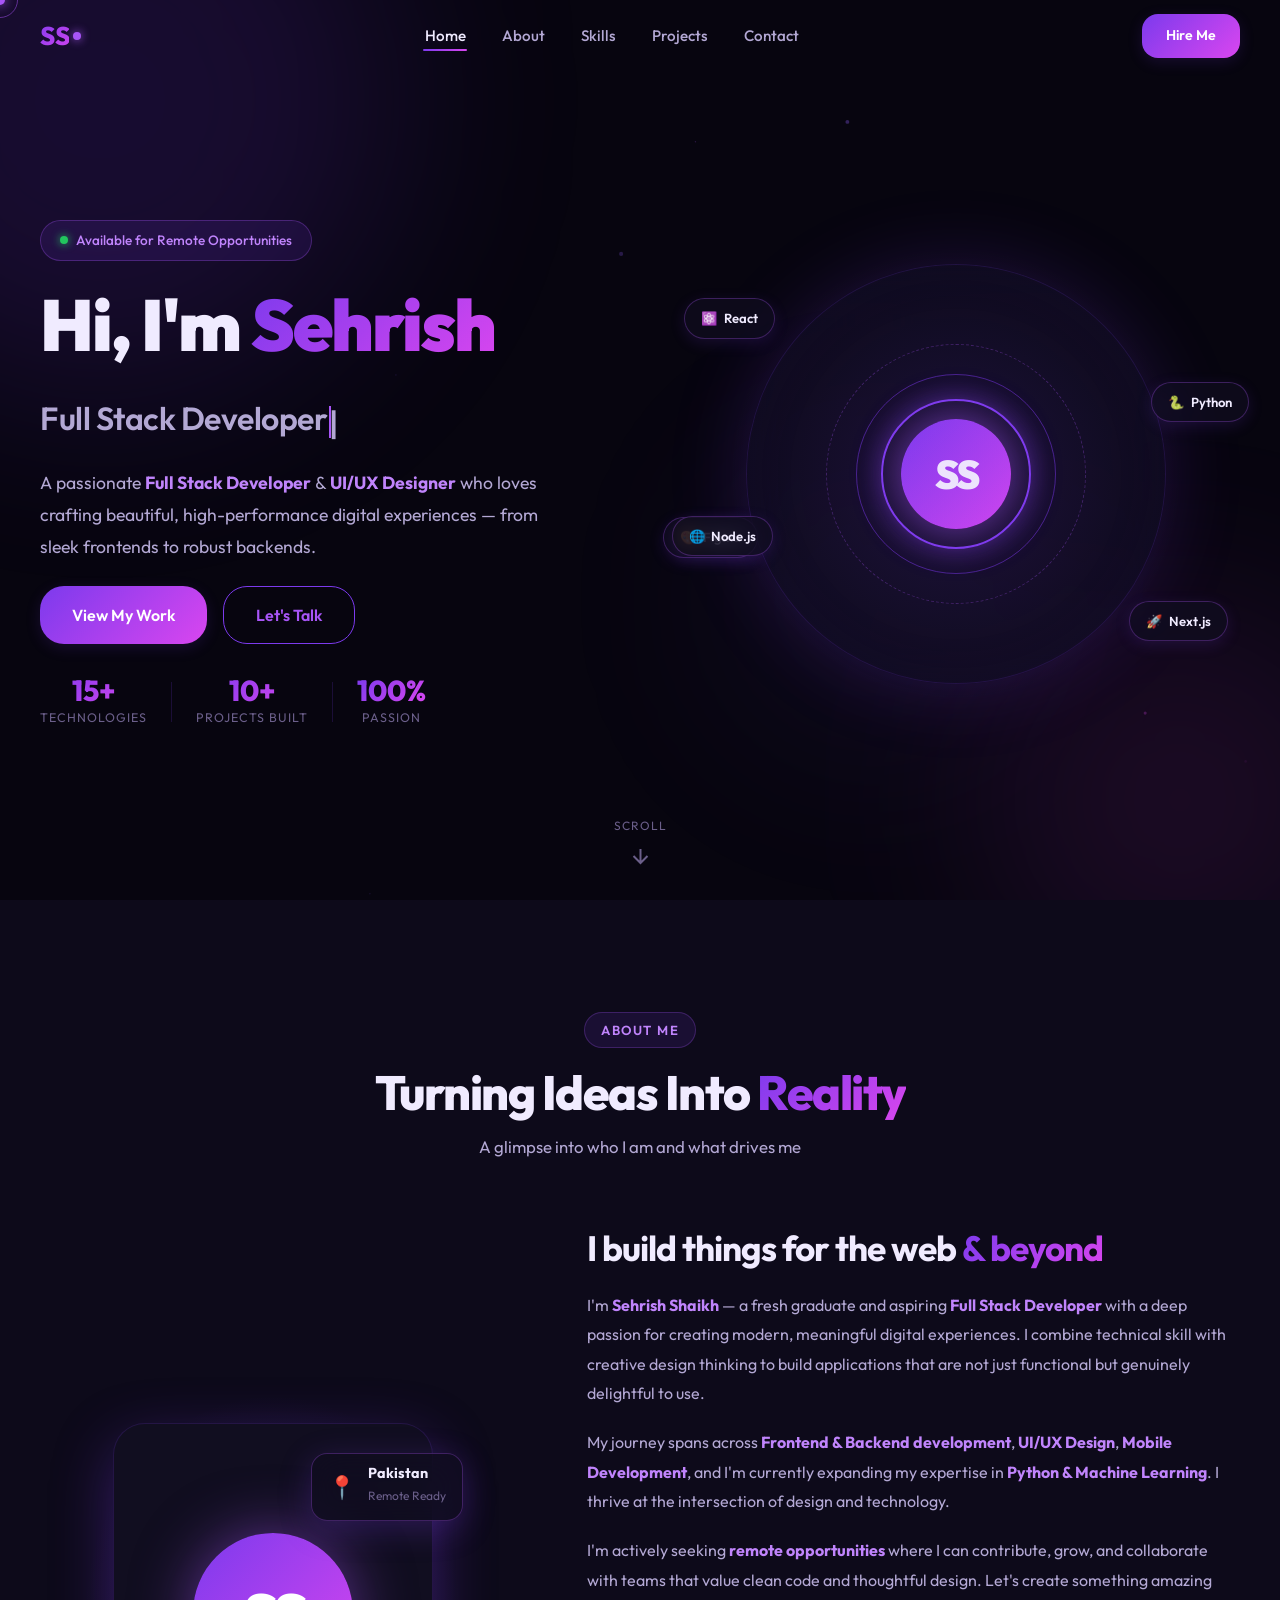
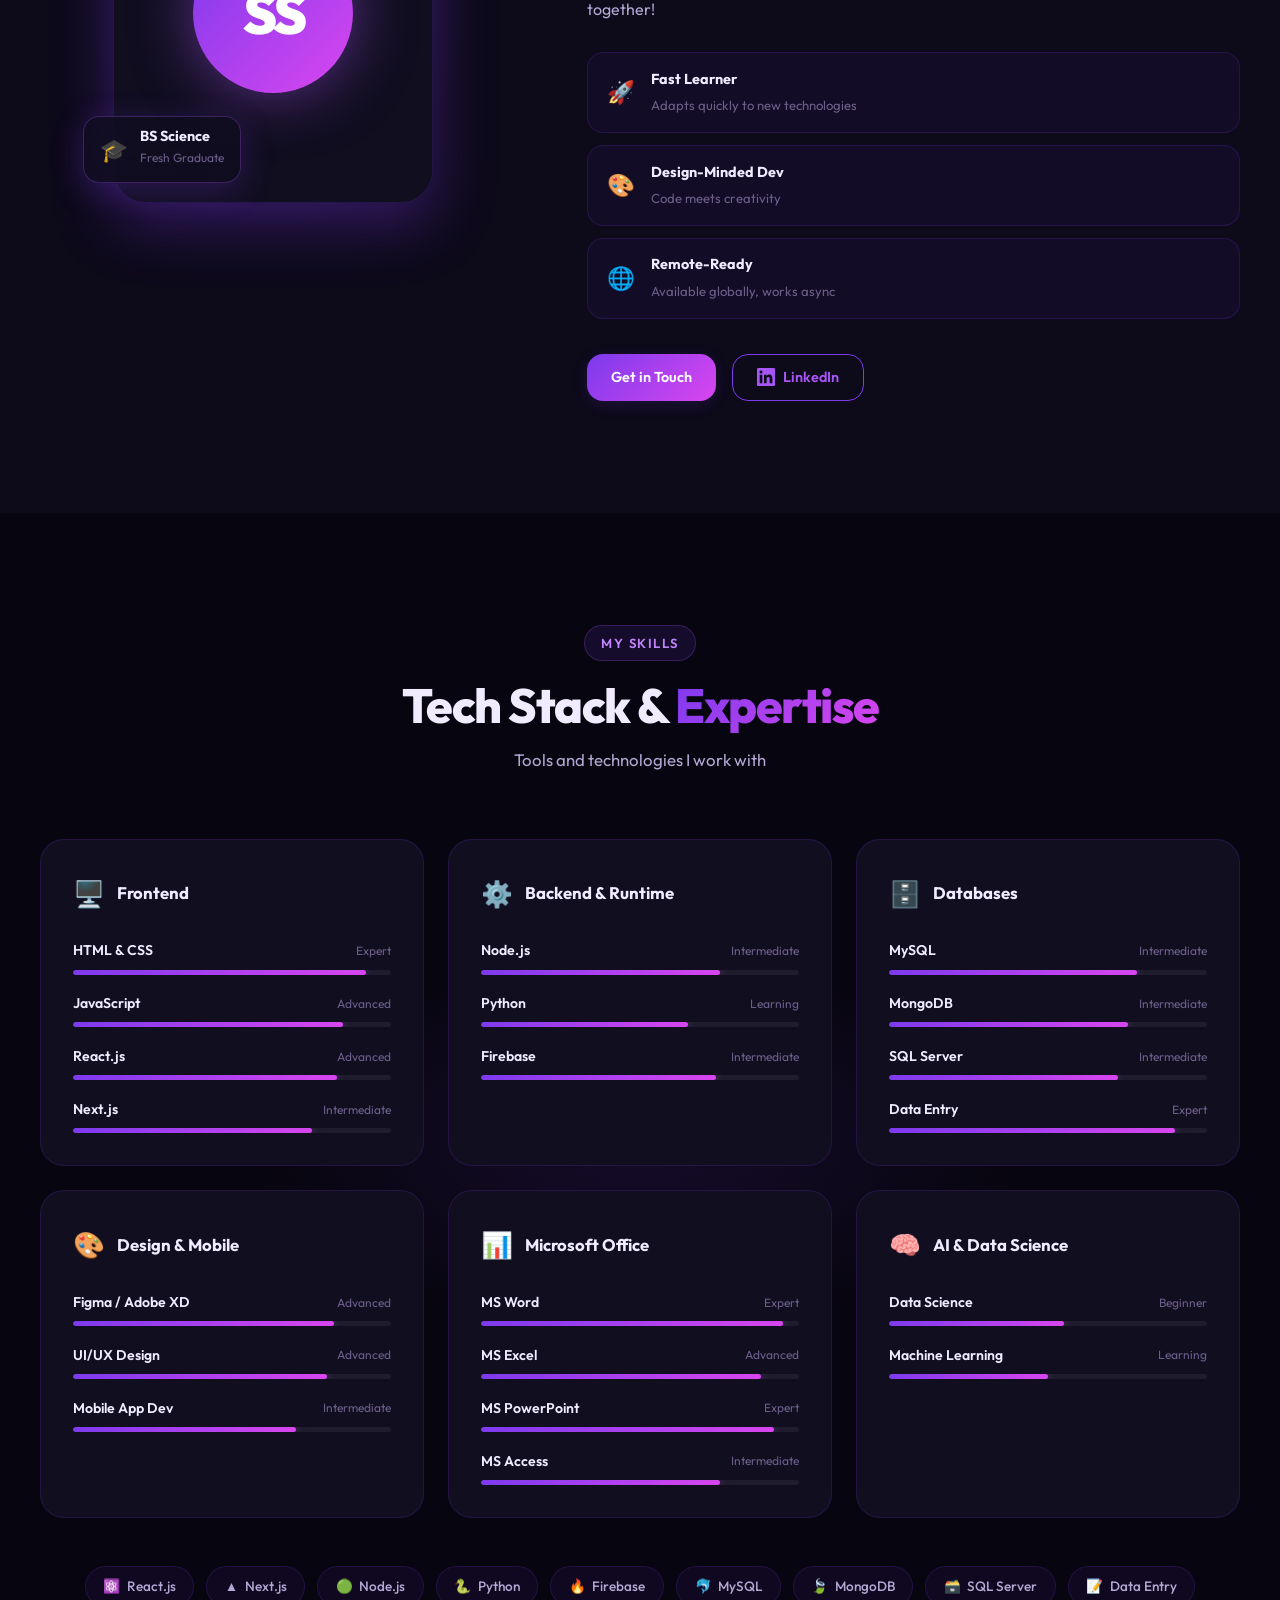
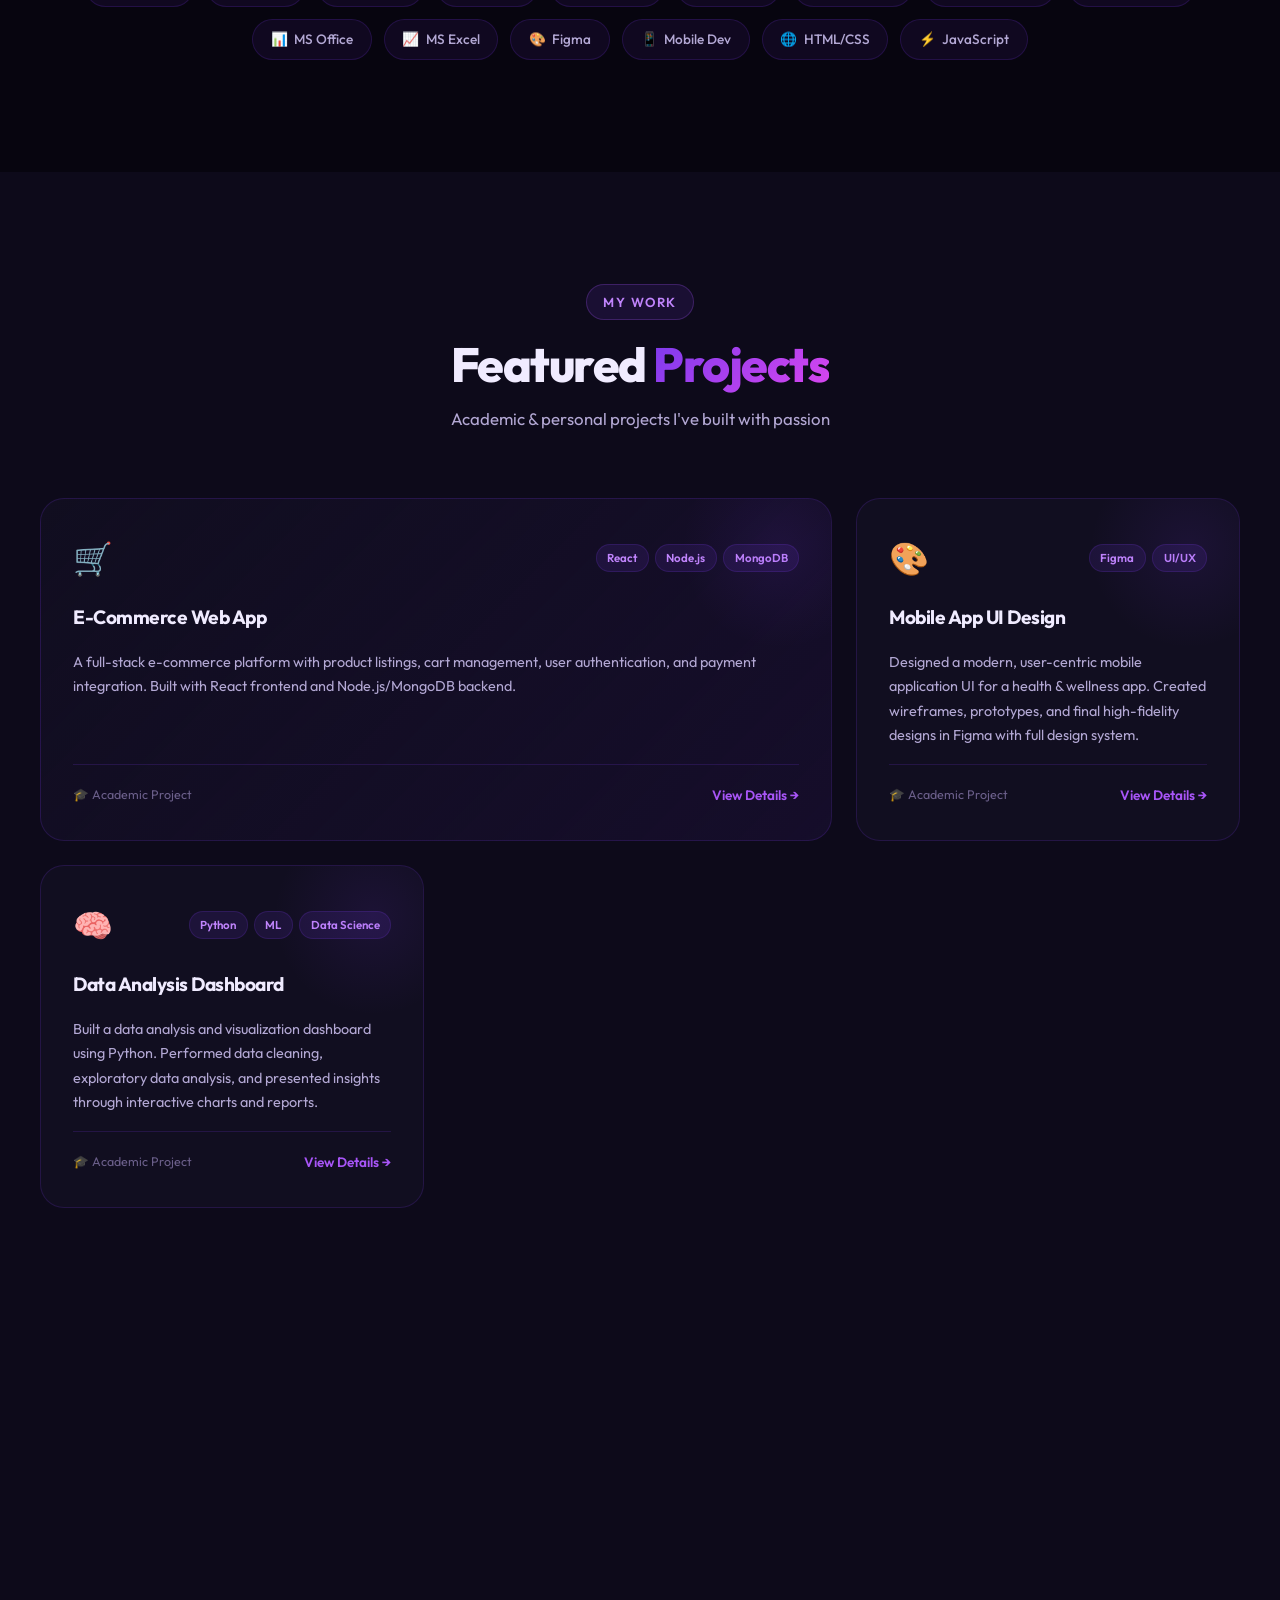
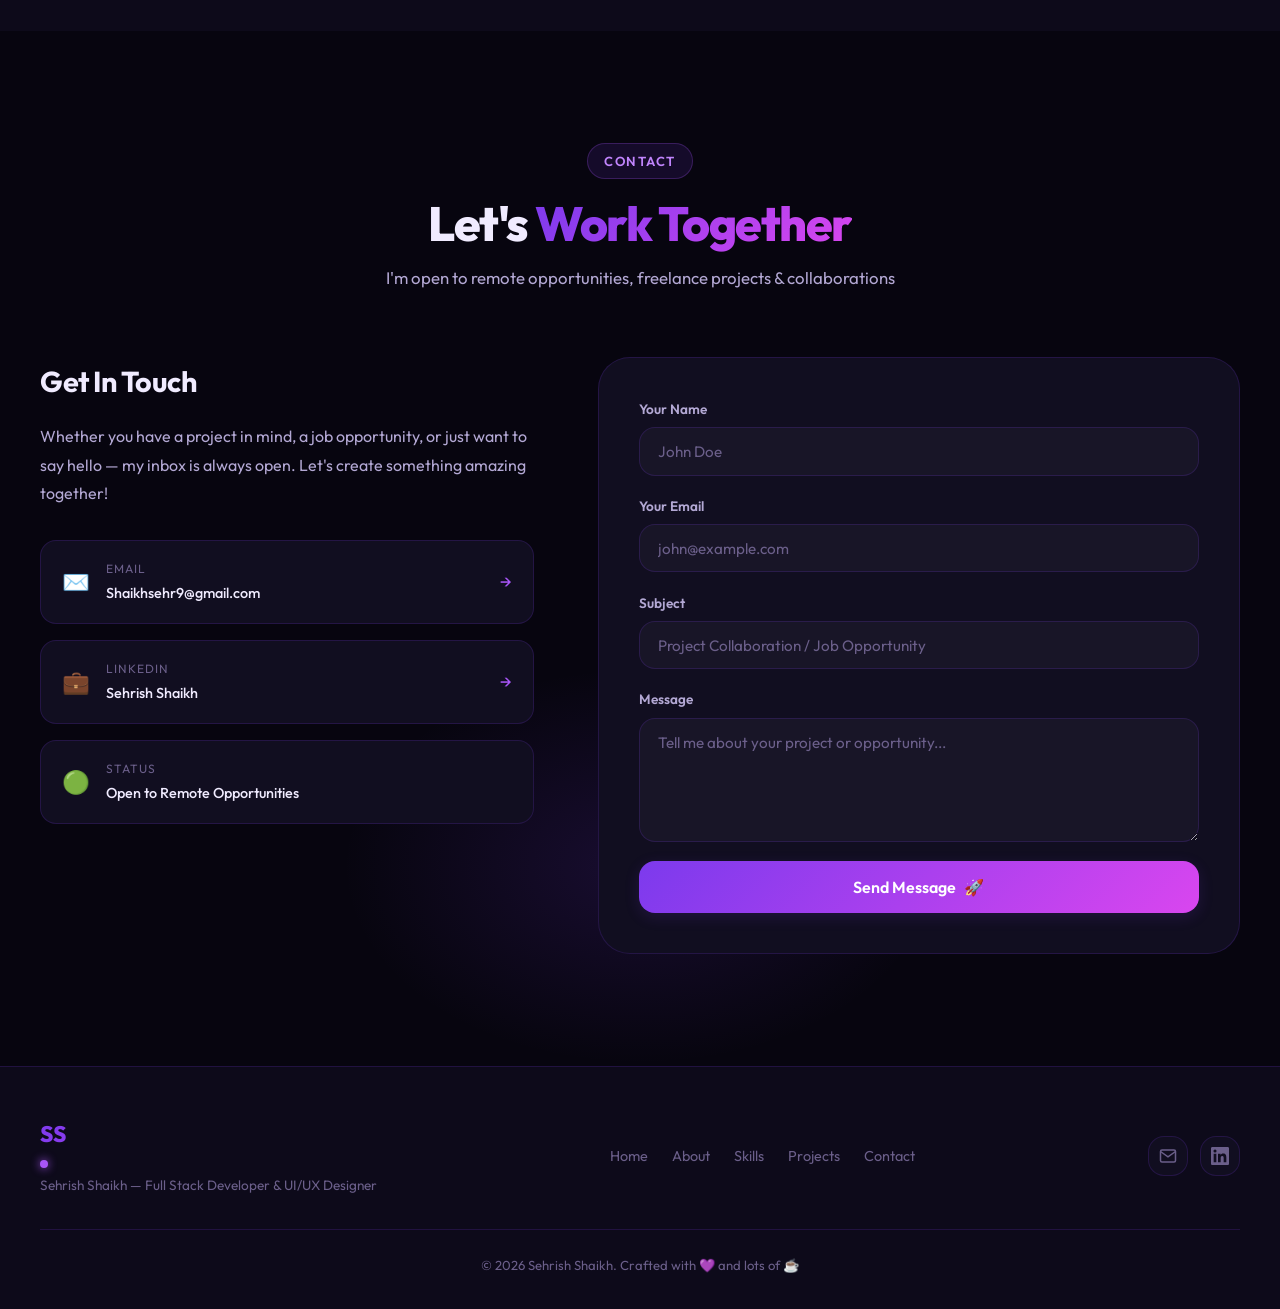
<file: index.html>
<!DOCTYPE html>
<html lang="en">
<head>
  <meta charset="UTF-8" />
  <meta name="viewport" content="width=device-width, initial-scale=1.0" />
  <meta name="description" content="Sehrish Shaikh — Full Stack Developer, UI/UX Designer & Software Engineer. Fresh graduate open to remote opportunities. Passionate about building modern web & mobile applications." />
  <meta name="keywords" content="Sehrish Shaikh, Full Stack Developer, Frontend Developer, UI/UX Designer, React, Python, Portfolio" />
  <title>Sehrish Shaikh | Full Stack Developer & UI/UX Designer</title>
  <link rel="preconnect" href="https://fonts.googleapis.com" />
  <link rel="preconnect" href="https://fonts.gstatic.com" crossorigin />
  <link href="https://fonts.googleapis.com/css2?family=Outfit:wght@300;400;500;600;700;800;900&family=Space+Grotesk:wght@300;400;500;600;700&display=swap" rel="stylesheet" />
  <link rel="stylesheet" href="style.css" />
</head>
<body>

  <!-- ========== CURSOR ========== -->
  <div class="cursor" id="cursor"></div>
  <div class="cursor-follower" id="cursorFollower"></div>

  <!-- ========== PARTICLES ========== -->
  <canvas id="particleCanvas"></canvas>

  <!-- ========== NAVBAR ========== -->
  <nav class="navbar" id="navbar">
    <div class="nav-container">
      <a href="#home" class="nav-logo">
        <span class="logo-text">SS</span>
        <span class="logo-dot"></span>
      </a>
      <ul class="nav-links" id="navLinks">
        <li><a href="#home" class="nav-link active" id="nav-home">Home</a></li>
        <li><a href="#about" class="nav-link" id="nav-about">About</a></li>
        <li><a href="#skills" class="nav-link" id="nav-skills">Skills</a></li>
        <li><a href="#projects" class="nav-link" id="nav-projects">Projects</a></li>
        <li><a href="#contact" class="nav-link" id="nav-contact">Contact</a></li>
      </ul>
      <a href="#contact" class="btn btn-primary nav-cta" id="navCta">Hire Me</a>
      <button class="hamburger" id="hamburger" aria-label="Toggle menu">
        <span></span><span></span><span></span>
      </button>
    </div>
  </nav>

  <!-- ========== HERO ========== -->
  <section class="hero" id="home">
    <div class="hero-bg-glow glow-1"></div>
    <div class="hero-bg-glow glow-2"></div>
    <div class="hero-bg-glow glow-3"></div>

    <div class="hero-container">
      <div class="hero-content">
        <div class="hero-badge" id="heroBadge">
          <span class="badge-dot"></span>
          Available for Remote Opportunities
        </div>
        <h1 class="hero-title" id="heroTitle">
          Hi, I'm <span class="gradient-text">Sehrish</span><br/>
          <span class="typed-wrapper">
            <span class="typed-text" id="typedText"></span><span class="typed-cursor">|</span>
          </span>
        </h1>
        <p class="hero-subtitle" id="heroSubtitle">
          A passionate <strong>Full Stack Developer</strong> &amp; <strong>UI/UX Designer</strong> who loves crafting beautiful, high-performance digital experiences — from sleek frontends to robust backends.
        </p>
        <div class="hero-actions" id="heroActions">
          <a href="#projects" class="btn btn-primary btn-lg" id="heroViewWork">View My Work</a>
          <a href="#contact" class="btn btn-outline btn-lg" id="heroContact">Let's Talk</a>
        </div>
        <div class="hero-stats" id="heroStats">
          <div class="stat">
            <span class="stat-num">15+</span>
            <span class="stat-label">Technologies</span>
          </div>
          <div class="stat-divider"></div>
          <div class="stat">
            <span class="stat-num">10+</span>
            <span class="stat-label">Projects Built</span>
          </div>
          <div class="stat-divider"></div>
          <div class="stat">
            <span class="stat-num">100%</span>
            <span class="stat-label">Passion</span>
          </div>
        </div>
      </div>

      <div class="hero-visual" id="heroVisual">
        <div class="hero-card-wrapper">
          <div class="hero-card">
            <div class="card-glow"></div>
            <div class="avatar-ring outer-ring">
              <div class="avatar-ring middle-ring">
                <div class="avatar-ring inner-ring">
                  <div class="avatar-core">
                    <span class="avatar-initials">SS</span>
                  </div>
                </div>
              </div>
            </div>
            <div class="floating-chip chip-1">
              <span class="chip-icon">⚛️</span> React
            </div>
            <div class="floating-chip chip-2">
              <span class="chip-icon">🐍</span> Python
            </div>
            <div class="floating-chip chip-3">
              <span class="chip-icon">🎨</span> Figma
            </div>
            <div class="floating-chip chip-4">
              <span class="chip-icon">🚀</span> Next.js
            </div>
            <div class="floating-chip chip-5">
              <span class="chip-icon">🌐</span> Node.js
            </div>
          </div>
        </div>
      </div>
    </div>

    <a href="#about" class="scroll-indicator" id="scrollIndicator">
      <span>Scroll</span>
      <div class="scroll-arrow">
        <svg viewBox="0 0 24 24" fill="none" stroke="currentColor" stroke-width="2">
          <path d="M12 5v14M5 12l7 7 7-7"/>
        </svg>
      </div>
    </a>
  </section>

  <!-- ========== ABOUT ========== -->
  <section class="section about" id="about">
    <div class="container">
      <div class="section-header">
        <span class="section-tag">About Me</span>
        <h2 class="section-title">Turning Ideas Into <span class="gradient-text">Reality</span></h2>
        <p class="section-subtitle">A glimpse into who I am and what drives me</p>
      </div>

      <div class="about-grid">
        <div class="about-visual">
          <div class="about-image-wrapper">
            <div class="about-image-glow"></div>
            <div class="about-image-frame">
              <div class="about-avatar">
                <span>SS</span>
              </div>
            </div>
            <div class="about-badge badge-experience">
              <span class="badge-icon">🎓</span>
              <div>
                <strong>BS Science</strong>
                <small>Fresh Graduate</small>
              </div>
            </div>
            <div class="about-badge badge-location">
              <span class="badge-icon">📍</span>
              <div>
                <strong>Pakistan</strong>
                <small>Remote Ready</small>
              </div>
            </div>
          </div>
        </div>

        <div class="about-content">
          <h3 class="about-heading">I build things for the web <span class="gradient-text">& beyond</span></h3>
          <p class="about-text">
            I'm <strong>Sehrish Shaikh</strong> — a fresh graduate and aspiring <strong>Full Stack Developer</strong> with a deep passion for creating modern, meaningful digital experiences. I combine technical skill with creative design thinking to build applications that are not just functional but genuinely delightful to use.
          </p>
          <p class="about-text">
            My journey spans across <strong>Frontend & Backend development</strong>, <strong>UI/UX Design</strong>, <strong>Mobile Development</strong>, and I'm currently expanding my expertise in <strong>Python & Machine Learning</strong>. I thrive at the intersection of design and technology.
          </p>
          <p class="about-text">
            I'm actively seeking <strong>remote opportunities</strong> where I can contribute, grow, and collaborate with teams that value clean code and thoughtful design. Let's create something amazing together!
          </p>

          <div class="about-highlights">
            <div class="highlight-item">
              <div class="highlight-icon">🚀</div>
              <div>
                <strong>Fast Learner</strong>
                <span>Adapts quickly to new technologies</span>
              </div>
            </div>
            <div class="highlight-item">
              <div class="highlight-icon">🎨</div>
              <div>
                <strong>Design-Minded Dev</strong>
                <span>Code meets creativity</span>
              </div>
            </div>
            <div class="highlight-item">
              <div class="highlight-icon">🌐</div>
              <div>
                <strong>Remote-Ready</strong>
                <span>Available globally, works async</span>
              </div>
            </div>
          </div>

          <div class="about-cta">
            <a href="mailto:Shaikhsehr9@gmail.com" class="btn btn-primary" id="aboutEmail">Get in Touch</a>
            <a href="https://www.linkedin.com/in/sehrish-shaikh-931a8a291" target="_blank" rel="noopener noreferrer" class="btn btn-outline" id="aboutLinkedin">
              <svg width="18" height="18" viewBox="0 0 24 24" fill="currentColor"><path d="M20.447 20.452h-3.554v-5.569c0-1.328-.027-3.037-1.852-3.037-1.853 0-2.136 1.445-2.136 2.939v5.667H9.351V9h3.414v1.561h.046c.477-.9 1.637-1.85 3.37-1.85 3.601 0 4.267 2.37 4.267 5.455v6.286zM5.337 7.433a2.062 2.062 0 01-2.063-2.065 2.064 2.064 0 112.063 2.065zm1.782 13.019H3.555V9h3.564v11.452zM22.225 0H1.771C.792 0 0 .774 0 1.729v20.542C0 23.227.792 24 1.771 24h20.451C23.2 24 24 23.227 24 22.271V1.729C24 .774 23.2 0 22.222 0h.003z"/></svg>
              LinkedIn
            </a>
          </div>
        </div>
      </div>
    </div>
  </section>

  <!-- ========== SKILLS ========== -->
  <section class="section skills" id="skills">
    <div class="skills-bg-glow"></div>
    <div class="container">
      <div class="section-header">
        <span class="section-tag">My Skills</span>
        <h2 class="section-title">Tech Stack & <span class="gradient-text">Expertise</span></h2>
        <p class="section-subtitle">Tools and technologies I work with</p>
      </div>

      <div class="skills-categories">

        <!-- FRONTEND -->
        <div class="skill-category-card" id="skillFrontend">
          <div class="category-header">
            <div class="category-icon">🖥️</div>
            <h3>Frontend</h3>
          </div>
          <div class="skills-list">
            <div class="skill-item">
              <div class="skill-info">
                <span class="skill-name">HTML & CSS</span>
                <span class="skill-level">Expert</span>
              </div>
              <div class="skill-bar"><div class="skill-fill" data-width="92"></div></div>
            </div>
            <div class="skill-item">
              <div class="skill-info">
                <span class="skill-name">JavaScript</span>
                <span class="skill-level">Advanced</span>
              </div>
              <div class="skill-bar"><div class="skill-fill" data-width="85"></div></div>
            </div>
            <div class="skill-item">
              <div class="skill-info">
                <span class="skill-name">React.js</span>
                <span class="skill-level">Advanced</span>
              </div>
              <div class="skill-bar"><div class="skill-fill" data-width="83"></div></div>
            </div>
            <div class="skill-item">
              <div class="skill-info">
                <span class="skill-name">Next.js</span>
                <span class="skill-level">Intermediate</span>
              </div>
              <div class="skill-bar"><div class="skill-fill" data-width="75"></div></div>
            </div>
          </div>
        </div>

        <!-- BACKEND & RUNTIME -->
        <div class="skill-category-card" id="skillBackend">
          <div class="category-header">
            <div class="category-icon">⚙️</div>
            <h3>Backend & Runtime</h3>
          </div>
          <div class="skills-list">
            <div class="skill-item">
              <div class="skill-info">
                <span class="skill-name">Node.js</span>
                <span class="skill-level">Intermediate</span>
              </div>
              <div class="skill-bar"><div class="skill-fill" data-width="75"></div></div>
            </div>
            <div class="skill-item">
              <div class="skill-info">
                <span class="skill-name">Python</span>
                <span class="skill-level">Learning</span>
              </div>
              <div class="skill-bar"><div class="skill-fill" data-width="65"></div></div>
            </div>
            <div class="skill-item">
              <div class="skill-info">
                <span class="skill-name">Firebase</span>
                <span class="skill-level">Intermediate</span>
              </div>
              <div class="skill-bar"><div class="skill-fill" data-width="74"></div></div>
            </div>
          </div>
        </div>

        <!-- DATABASES -->
        <div class="skill-category-card" id="skillDatabase">
          <div class="category-header">
            <div class="category-icon">🗄️</div>
            <h3>Databases</h3>
          </div>
          <div class="skills-list">
            <div class="skill-item">
              <div class="skill-info">
                <span class="skill-name">MySQL</span>
                <span class="skill-level">Intermediate</span>
              </div>
              <div class="skill-bar"><div class="skill-fill" data-width="78"></div></div>
            </div>
            <div class="skill-item">
              <div class="skill-info">
                <span class="skill-name">MongoDB</span>
                <span class="skill-level">Intermediate</span>
              </div>
              <div class="skill-bar"><div class="skill-fill" data-width="75"></div></div>
            </div>
            <div class="skill-item">
              <div class="skill-info">
                <span class="skill-name">SQL Server</span>
                <span class="skill-level">Intermediate</span>
              </div>
              <div class="skill-bar"><div class="skill-fill" data-width="72"></div></div>
            </div>
            <div class="skill-item">
              <div class="skill-info">
                <span class="skill-name">Data Entry</span>
                <span class="skill-level">Expert</span>
              </div>
              <div class="skill-bar"><div class="skill-fill" data-width="90"></div></div>
            </div>
          </div>
        </div>

        <!-- DESIGN & MOBILE -->
        <div class="skill-category-card" id="skillDesign">
          <div class="category-header">
            <div class="category-icon">🎨</div>
            <h3>Design & Mobile</h3>
          </div>
          <div class="skills-list">
            <div class="skill-item">
              <div class="skill-info">
                <span class="skill-name">Figma / Adobe XD</span>
                <span class="skill-level">Advanced</span>
              </div>
              <div class="skill-bar"><div class="skill-fill" data-width="82"></div></div>
            </div>
            <div class="skill-item">
              <div class="skill-info">
                <span class="skill-name">UI/UX Design</span>
                <span class="skill-level">Advanced</span>
              </div>
              <div class="skill-bar"><div class="skill-fill" data-width="80"></div></div>
            </div>
            <div class="skill-item">
              <div class="skill-info">
                <span class="skill-name">Mobile App Dev</span>
                <span class="skill-level">Intermediate</span>
              </div>
              <div class="skill-bar"><div class="skill-fill" data-width="70"></div></div>
            </div>
          </div>
        </div>

        <!-- MICROSOFT OFFICE -->
        <div class="skill-category-card" id="skillOffice">
          <div class="category-header">
            <div class="category-icon">📊</div>
            <h3>Microsoft Office</h3>
          </div>
          <div class="skills-list">
            <div class="skill-item">
              <div class="skill-info">
                <span class="skill-name">MS Word</span>
                <span class="skill-level">Expert</span>
              </div>
              <div class="skill-bar"><div class="skill-fill" data-width="95"></div></div>
            </div>
            <div class="skill-item">
              <div class="skill-info">
                <span class="skill-name">MS Excel</span>
                <span class="skill-level">Advanced</span>
              </div>
              <div class="skill-bar"><div class="skill-fill" data-width="88"></div></div>
            </div>
            <div class="skill-item">
              <div class="skill-info">
                <span class="skill-name">MS PowerPoint</span>
                <span class="skill-level">Expert</span>
              </div>
              <div class="skill-bar"><div class="skill-fill" data-width="92"></div></div>
            </div>
            <div class="skill-item">
              <div class="skill-info">
                <span class="skill-name">MS Access</span>
                <span class="skill-level">Intermediate</span>
              </div>
              <div class="skill-bar"><div class="skill-fill" data-width="75"></div></div>
            </div>
          </div>
        </div>

        <!-- AI & DATA -->
        <div class="skill-category-card" id="skillAI">
          <div class="category-header">
            <div class="category-icon">🧠</div>
            <h3>AI & Data Science</h3>
          </div>
          <div class="skills-list">
            <div class="skill-item">
              <div class="skill-info">
                <span class="skill-name">Data Science</span>
                <span class="skill-level">Beginner</span>
              </div>
              <div class="skill-bar"><div class="skill-fill" data-width="55"></div></div>
            </div>
            <div class="skill-item">
              <div class="skill-info">
                <span class="skill-name">Machine Learning</span>
                <span class="skill-level">Learning</span>
              </div>
              <div class="skill-bar"><div class="skill-fill" data-width="50"></div></div>
            </div>
          </div>
        </div>

      </div>

      <!-- Tech Pills -->
      <div class="tech-pills">
        <div class="tech-pill"><span>⚛️</span> React.js</div>
        <div class="tech-pill"><span>▲</span> Next.js</div>
        <div class="tech-pill"><span>🟢</span> Node.js</div>
        <div class="tech-pill"><span>🐍</span> Python</div>
        <div class="tech-pill"><span>🔥</span> Firebase</div>
        <div class="tech-pill"><span>🐬</span> MySQL</div>
        <div class="tech-pill"><span>🍃</span> MongoDB</div>
        <div class="tech-pill"><span>🗃️</span> SQL Server</div>
        <div class="tech-pill"><span>📝</span> Data Entry</div>
        <div class="tech-pill"><span>📊</span> MS Office</div>
        <div class="tech-pill"><span>📈</span> MS Excel</div>
        <div class="tech-pill"><span>🎨</span> Figma</div>
        <div class="tech-pill"><span>📱</span> Mobile Dev</div>
        <div class="tech-pill"><span>🌐</span> HTML/CSS</div>
        <div class="tech-pill"><span>⚡</span> JavaScript</div>
      </div>
    </div>
  </section>

  <!-- ========== PROJECTS ========== -->
  <section class="section projects" id="projects">
    <div class="container">
      <div class="section-header">
        <span class="section-tag">My Work</span>
        <h2 class="section-title">Featured <span class="gradient-text">Projects</span></h2>
        <p class="section-subtitle">Academic & personal projects I've built with passion</p>
      </div>

      <div class="projects-grid">

        <div class="project-card featured" id="project1">
          <div class="project-card-inner">
            <div class="project-glow"></div>
            <div class="project-header">
              <div class="project-icon">🛒</div>
              <div class="project-tags">
                <span class="tag">React</span>
                <span class="tag">Node.js</span>
                <span class="tag">MongoDB</span>
              </div>
            </div>
            <h3 class="project-title">E-Commerce Web App</h3>
            <p class="project-desc">A full-stack e-commerce platform with product listings, cart management, user authentication, and payment integration. Built with React frontend and Node.js/MongoDB backend.</p>
            <div class="project-footer">
              <span class="project-type">🎓 Academic Project</span>
              <div class="project-links">
                <span class="project-link-placeholder">View Details →</span>
              </div>
            </div>
          </div>
        </div>

        <div class="project-card" id="project2">
          <div class="project-card-inner">
            <div class="project-glow"></div>
            <div class="project-header">
              <div class="project-icon">🎨</div>
              <div class="project-tags">
                <span class="tag">Figma</span>
                <span class="tag">UI/UX</span>
              </div>
            </div>
            <h3 class="project-title">Mobile App UI Design</h3>
            <p class="project-desc">Designed a modern, user-centric mobile application UI for a health & wellness app. Created wireframes, prototypes, and final high-fidelity designs in Figma with full design system.</p>
            <div class="project-footer">
              <span class="project-type">🎓 Academic Project</span>
              <div class="project-links">
                <span class="project-link-placeholder">View Details →</span>
              </div>
            </div>
          </div>
        </div>

        <div class="project-card" id="project3">
          <div class="project-card-inner">
            <div class="project-glow"></div>
            <div class="project-header">
              <div class="project-icon">🧠</div>
              <div class="project-tags">
                <span class="tag">Python</span>
                <span class="tag">ML</span>
                <span class="tag">Data Science</span>
              </div>
            </div>
            <h3 class="project-title">Data Analysis Dashboard</h3>
            <p class="project-desc">Built a data analysis and visualization dashboard using Python. Performed data cleaning, exploratory data analysis, and presented insights through interactive charts and reports.</p>
            <div class="project-footer">
              <span class="project-type">🎓 Academic Project</span>
              <div class="project-links">
                <span class="project-link-placeholder">View Details →</span>
              </div>
            </div>
          </div>
        </div>

        <div class="project-card" id="project4">
          <div class="project-card-inner">
            <div class="project-glow"></div>
            <div class="project-header">
              <div class="project-icon">📱</div>
              <div class="project-tags">
                <span class="tag">Mobile Dev</span>
                <span class="tag">JavaScript</span>
              </div>
            </div>
            <h3 class="project-title">Student Management App</h3>
            <p class="project-desc">A cross-platform mobile application for managing student records, attendance tracking, and grade management. Designed with clean UI and smooth user experience in mind.</p>
            <div class="project-footer">
              <span class="project-type">🎓 Academic Project</span>
              <div class="project-links">
                <span class="project-link-placeholder">View Details →</span>
              </div>
            </div>
          </div>
        </div>

        <div class="project-card" id="project5">
          <div class="project-card-inner">
            <div class="project-glow"></div>
            <div class="project-header">
              <div class="project-icon">🌐</div>
              <div class="project-tags">
                <span class="tag">Next.js</span>
                <span class="tag">CSS</span>
                <span class="tag">API</span>
              </div>
            </div>
            <h3 class="project-title">Portfolio & Blog Website</h3>
            <p class="project-desc">A responsive personal portfolio and blog website built with Next.js. Features dark mode, smooth animations, SEO optimization, and a CMS-powered blog with dynamic content.</p>
            <div class="project-footer">
              <span class="project-type">🎓 Academic Project</span>
              <div class="project-links">
                <span class="project-link-placeholder">View Details →</span>
              </div>
            </div>
          </div>
        </div>

        <!-- Add More CTA -->
        <div class="project-card project-more" id="projectMore">
          <div class="project-card-inner more-inner">
            <div class="more-icon">✨</div>
            <h3>More Coming Soon</h3>
            <p>Currently working on exciting new projects. Stay tuned!</p>
            <a href="https://www.linkedin.com/in/sehrish-shaikh-931a8a291" target="_blank" rel="noopener noreferrer" class="btn btn-outline btn-sm">Follow on LinkedIn</a>
          </div>
        </div>

      </div>
    </div>
  </section>

  <!-- ========== CONTACT ========== -->
  <section class="section contact" id="contact">
    <div class="contact-bg-glow"></div>
    <div class="container">
      <div class="section-header">
        <span class="section-tag">Contact</span>
        <h2 class="section-title">Let's <span class="gradient-text">Work Together</span></h2>
        <p class="section-subtitle">I'm open to remote opportunities, freelance projects & collaborations</p>
      </div>

      <div class="contact-grid">
        <div class="contact-info">
          <h3 class="contact-heading">Get In Touch</h3>
          <p class="contact-text">Whether you have a project in mind, a job opportunity, or just want to say hello — my inbox is always open. Let's create something amazing together!</p>

          <div class="contact-cards">
            <a href="mailto:Shaikhsehr9@gmail.com" class="contact-card" id="contactEmail">
              <div class="contact-card-icon">✉️</div>
              <div class="contact-card-info">
                <span class="contact-card-label">Email</span>
                <span class="contact-card-value">Shaikhsehr9@gmail.com</span>
              </div>
              <div class="contact-card-arrow">→</div>
            </a>
            <a href="https://www.linkedin.com/in/sehrish-shaikh-931a8a291" target="_blank" rel="noopener noreferrer" class="contact-card" id="contactLinkedin">
              <div class="contact-card-icon">💼</div>
              <div class="contact-card-info">
                <span class="contact-card-label">LinkedIn</span>
                <span class="contact-card-value">Sehrish Shaikh</span>
              </div>
              <div class="contact-card-arrow">→</div>
            </a>
            <div class="contact-card" id="contactStatus">
              <div class="contact-card-icon">🟢</div>
              <div class="contact-card-info">
                <span class="contact-card-label">Status</span>
                <span class="contact-card-value">Open to Remote Opportunities</span>
              </div>
            </div>
          </div>
        </div>

        <div class="contact-form-wrapper">
          <form class="contact-form" id="contactForm" novalidate>
            <div class="form-group">
              <label for="contactName">Your Name</label>
              <input type="text" id="contactName" name="name" placeholder="John Doe" required />
            </div>
            <div class="form-group">
              <label for="contactEmailInput">Your Email</label>
              <input type="email" id="contactEmailInput" name="email" placeholder="john@example.com" required />
            </div>
            <div class="form-group">
              <label for="contactSubject">Subject</label>
              <input type="text" id="contactSubject" name="subject" placeholder="Project Collaboration / Job Opportunity" />
            </div>
            <div class="form-group">
              <label for="contactMessage">Message</label>
              <textarea id="contactMessage" name="message" rows="5" placeholder="Tell me about your project or opportunity..." required></textarea>
            </div>
            <button type="submit" class="btn btn-primary btn-full" id="contactSubmit">
              <span class="btn-text">Send Message</span>
              <span class="btn-icon">🚀</span>
            </button>
            <div class="form-success" id="formSuccess">
              <span>🎉 Message sent! I'll get back to you soon.</span>
            </div>
          </form>
        </div>
      </div>
    </div>
  </section>

  <!-- ========== FOOTER ========== -->
  <footer class="footer">
    <div class="container">
      <div class="footer-content">
        <div class="footer-brand">
          <span class="logo-text">SS</span><span class="logo-dot"></span>
          <p>Sehrish Shaikh — Full Stack Developer & UI/UX Designer</p>
        </div>
        <div class="footer-links">
          <a href="#home">Home</a>
          <a href="#about">About</a>
          <a href="#skills">Skills</a>
          <a href="#projects">Projects</a>
          <a href="#contact">Contact</a>
        </div>
        <div class="footer-socials">
          <a href="mailto:Shaikhsehr9@gmail.com" class="social-btn" id="footerEmail" title="Email">
            <svg viewBox="0 0 24 24" fill="none" stroke="currentColor" stroke-width="2"><path d="M4 4h16c1.1 0 2 .9 2 2v12c0 1.1-.9 2-2 2H4c-1.1 0-2-.9-2-2V6c0-1.1.9-2 2-2z"/><polyline points="22,6 12,13 2,6"/></svg>
          </a>
          <a href="https://www.linkedin.com/in/sehrish-shaikh-931a8a291" target="_blank" rel="noopener noreferrer" class="social-btn" id="footerLinkedin" title="LinkedIn">
            <svg viewBox="0 0 24 24" fill="currentColor"><path d="M20.447 20.452h-3.554v-5.569c0-1.328-.027-3.037-1.852-3.037-1.853 0-2.136 1.445-2.136 2.939v5.667H9.351V9h3.414v1.561h.046c.477-.9 1.637-1.85 3.37-1.85 3.601 0 4.267 2.37 4.267 5.455v6.286zM5.337 7.433a2.062 2.062 0 01-2.063-2.065 2.064 2.064 0 112.063 2.065zm1.782 13.019H3.555V9h3.564v11.452zM22.225 0H1.771C.792 0 0 .774 0 1.729v20.542C0 23.227.792 24 1.771 24h20.451C23.2 24 24 23.227 24 22.271V1.729C24 .774 23.2 0 22.222 0h.003z"/></svg>
          </a>
        </div>
      </div>
      <div class="footer-bottom">
        <p>© 2026 Sehrish Shaikh. Crafted with 💜 and lots of ☕</p>
      </div>
    </div>
  </footer>

  <script src="script.js"></script>
</body>
</html>
</file>
<file: style.css>
/* =====================================================
   SEHRISH SHAIKH PORTFOLIO — DARK PURPLE THEME
   ===================================================== */

/* ---- RESET & ROOT VARIABLES ---- */
*, *::before, *::after { margin: 0; padding: 0; box-sizing: border-box; }

:root {
  --bg-primary:   #07050f;
  --bg-secondary: #0d0a1a;
  --bg-card:      #110e20;
  --bg-card-hover:#16122a;

  --purple-deep:  #3b0a6e;
  --purple-main:  #7c3aed;
  --purple-light: #a855f7;
  --purple-glow:  #c084fc;
  --violet-acc:   #8b5cf6;
  --pink-acc:     #d946ef;

  --text-primary:   #f0ebff;
  --text-secondary: #b3a8d4;
  --text-muted:     #6b5f8a;

  --border:       rgba(124,58,237,0.18);
  --border-light: rgba(168,85,247,0.3);
  --glass:        rgba(17,14,32,0.7);

  --gradient-main: linear-gradient(135deg, #7c3aed 0%, #d946ef 100%);
  --gradient-soft: linear-gradient(135deg, #a855f7 0%, #ec4899 100%);
  --gradient-glow: radial-gradient(ellipse at center, rgba(124,58,237,0.4) 0%, transparent 70%);

  --shadow-sm:  0 4px 15px rgba(124,58,237,0.15);
  --shadow-md:  0 8px 32px rgba(124,58,237,0.25);
  --shadow-lg:  0 20px 60px rgba(124,58,237,0.35);
  --shadow-xl:  0 30px 80px rgba(124,58,237,0.4);

  --radius-sm:  8px;
  --radius-md:  16px;
  --radius-lg:  24px;
  --radius-xl:  32px;

  --transition: 0.3s cubic-bezier(0.4, 0, 0.2, 1);
  --transition-slow: 0.6s cubic-bezier(0.4, 0, 0.2, 1);

  --font-main: 'Outfit', sans-serif;
  --font-alt:  'Space Grotesk', sans-serif;
}

html { scroll-behavior: smooth; font-size: 16px; }

body {
  font-family: var(--font-main);
  background: var(--bg-primary);
  color: var(--text-primary);
  overflow-x: hidden;
  line-height: 1.7;
  cursor: none;
}

/* ---- CUSTOM SCROLLBAR ---- */
::-webkit-scrollbar { width: 6px; }
::-webkit-scrollbar-track { background: var(--bg-primary); }
::-webkit-scrollbar-thumb { background: var(--purple-main); border-radius: 99px; }
::-webkit-scrollbar-thumb:hover { background: var(--purple-light); }

/* ---- SELECTION ---- */
::selection { background: rgba(124,58,237,0.4); color: #fff; }

/* ---- CANVAS ---- */
#particleCanvas {
  position: fixed;
  inset: 0;
  z-index: 0;
  pointer-events: none;
  opacity: 0.6;
}

/* =====================================================
   CURSOR
   ===================================================== */
.cursor, .cursor-follower {
  position: fixed;
  border-radius: 50%;
  pointer-events: none;
  z-index: 9999;
  transform: translate(-50%, -50%);
  transition: transform 0.1s ease, opacity 0.3s ease;
}
.cursor {
  width: 10px; height: 10px;
  background: var(--purple-light);
  box-shadow: 0 0 12px var(--purple-light);
}
.cursor-follower {
  width: 36px; height: 36px;
  border: 1.5px solid rgba(168,85,247,0.5);
  transition: transform 0.15s ease, width 0.3s ease, height 0.3s ease, opacity 0.3s ease;
}
.cursor.hovered { transform: translate(-50%,-50%) scale(2); }
.cursor-follower.hovered { width: 60px; height: 60px; border-color: var(--purple-glow); opacity: 0.4; }

/* =====================================================
   NAVBAR
   ===================================================== */
.navbar {
  position: fixed;
  top: 0; left: 0; right: 0;
  z-index: 1000;
  padding: 0 2rem;
  transition: var(--transition);
}
.navbar.scrolled {
  background: rgba(7,5,15,0.85);
  backdrop-filter: blur(20px);
  -webkit-backdrop-filter: blur(20px);
  border-bottom: 1px solid var(--border);
  padding: 0 2rem;
  box-shadow: 0 4px 30px rgba(0,0,0,0.5);
}
.nav-container {
  max-width: 1200px;
  margin: 0 auto;
  height: 72px;
  display: flex;
  align-items: center;
  justify-content: space-between;
  gap: 2rem;
}
.nav-logo {
  display: flex;
  align-items: center;
  gap: 4px;
  text-decoration: none;
  font-size: 1.6rem;
  font-weight: 800;
  letter-spacing: -0.5px;
}
.logo-text {
  background: var(--gradient-main);
  -webkit-background-clip: text;
  -webkit-text-fill-color: transparent;
  background-clip: text;
}
.logo-dot {
  width: 8px; height: 8px;
  background: var(--purple-light);
  border-radius: 50%;
  box-shadow: 0 0 10px var(--purple-light);
  animation: pulse 2s infinite;
}
@keyframes pulse {
  0%,100% { box-shadow: 0 0 6px var(--purple-light); }
  50%      { box-shadow: 0 0 20px var(--purple-light); }
}
.nav-links {
  display: flex;
  align-items: center;
  gap: 0.25rem;
  list-style: none;
}
.nav-link {
  color: var(--text-secondary);
  text-decoration: none;
  font-size: 0.95rem;
  font-weight: 500;
  padding: 0.5rem 1rem;
  border-radius: var(--radius-sm);
  transition: var(--transition);
  position: relative;
}
.nav-link::after {
  content: '';
  position: absolute;
  bottom: 2px; left: 50%; right: 50%;
  height: 2px;
  background: var(--gradient-main);
  border-radius: 99px;
  transition: var(--transition);
}
.nav-link:hover, .nav-link.active { color: var(--text-primary); }
.nav-link:hover::after, .nav-link.active::after { left: 20%; right: 20%; }

.btn { display: inline-flex; align-items: center; gap: 0.5rem; text-decoration: none; border: none; cursor: pointer; font-family: var(--font-main); font-weight: 600; border-radius: var(--radius-md); transition: var(--transition); position: relative; overflow: hidden; white-space: nowrap; }
.btn::before { content: ''; position: absolute; inset: 0; opacity: 0; transition: var(--transition); }
.btn:hover::before { opacity: 1; }

.btn-primary {
  background: var(--gradient-main);
  color: #fff;
  padding: 0.65rem 1.5rem;
  font-size: 0.9rem;
  box-shadow: var(--shadow-sm);
}
.btn-primary::before { background: linear-gradient(135deg, #9333ea 0%, #ec4899 100%); }
.btn-primary:hover { transform: translateY(-2px); box-shadow: var(--shadow-md), 0 0 20px rgba(168,85,247,0.4); }

.btn-outline {
  background: transparent;
  color: var(--purple-light);
  padding: 0.65rem 1.5rem;
  font-size: 0.9rem;
  border: 1.5px solid var(--purple-main);
}
.btn-outline:hover {
  background: rgba(124,58,237,0.15);
  border-color: var(--purple-light);
  transform: translateY(-2px);
  box-shadow: 0 0 20px rgba(168,85,247,0.2);
}

.btn-lg { padding: 0.9rem 2rem; font-size: 1rem; border-radius: var(--radius-lg); }
.btn-sm { padding: 0.5rem 1.2rem; font-size: 0.85rem; }
.btn-full { width: 100%; justify-content: center; padding: 1rem; font-size: 1rem; border-radius: var(--radius-md); }

.nav-cta { font-size: 0.88rem; }

.hamburger {
  display: none;
  flex-direction: column;
  gap: 5px;
  background: none;
  border: none;
  cursor: pointer;
  padding: 4px;
}
.hamburger span {
  display: block;
  width: 24px; height: 2px;
  background: var(--text-secondary);
  border-radius: 2px;
  transition: var(--transition);
}
.hamburger.open span:nth-child(1) { transform: rotate(45deg) translate(5px,5px); }
.hamburger.open span:nth-child(2) { opacity: 0; }
.hamburger.open span:nth-child(3) { transform: rotate(-45deg) translate(5px,-5px); }

/* =====================================================
   HERO
   ===================================================== */
.hero {
  position: relative;
  min-height: 100vh;
  display: flex;
  align-items: center;
  justify-content: center;
  overflow: hidden;
  padding: 7rem 2rem 4rem;
}
.hero-bg-glow {
  position: absolute;
  border-radius: 50%;
  pointer-events: none;
  filter: blur(100px);
  opacity: 0.5;
}
.glow-1 { width: 600px; height: 600px; background: rgba(124,58,237,0.3); top: -200px; left: -200px; animation: floatGlow1 8s ease-in-out infinite; }
.glow-2 { width: 400px; height: 400px; background: rgba(217,70,239,0.2); bottom: -100px; right: -100px; animation: floatGlow2 10s ease-in-out infinite; }
.glow-3 { width: 300px; height: 300px; background: rgba(139,92,246,0.15); top: 50%; right: 20%; animation: floatGlow3 12s ease-in-out infinite; }

@keyframes floatGlow1 { 0%,100%{transform:translate(0,0)} 50%{transform:translate(40px,30px)} }
@keyframes floatGlow2 { 0%,100%{transform:translate(0,0)} 50%{transform:translate(-30px,-40px)} }
@keyframes floatGlow3 { 0%,100%{transform:translate(0,0)} 50%{transform:translate(20px,-20px)} }

.hero-container {
  max-width: 1200px;
  width: 100%;
  margin: 0 auto;
  display: grid;
  grid-template-columns: 1fr 1fr;
  gap: 4rem;
  align-items: center;
  position: relative;
  z-index: 1;
}
.hero-content { display: flex; flex-direction: column; gap: 1.5rem; }

.hero-badge {
  display: inline-flex;
  align-items: center;
  gap: 0.5rem;
  background: rgba(124,58,237,0.12);
  border: 1px solid rgba(168,85,247,0.3);
  color: var(--purple-glow);
  padding: 0.5rem 1.2rem;
  border-radius: 99px;
  font-size: 0.85rem;
  font-weight: 500;
  width: fit-content;
  animation: fadeInUp 0.6s ease both;
}
.badge-dot {
  width: 8px; height: 8px;
  background: #22c55e;
  border-radius: 50%;
  box-shadow: 0 0 8px #22c55e;
  animation: pulse 1.5s infinite;
}

.hero-title {
  font-size: clamp(2.8rem, 6vw, 4.5rem);
  font-weight: 900;
  line-height: 1.1;
  letter-spacing: -2px;
  animation: fadeInUp 0.6s 0.1s ease both;
}
.gradient-text {
  background: var(--gradient-main);
  -webkit-background-clip: text;
  -webkit-text-fill-color: transparent;
  background-clip: text;
}
.typed-wrapper { display: inline-block; font-size: clamp(1.4rem, 3vw, 2rem); font-weight: 600; color: var(--text-secondary); letter-spacing: -0.5px; }
.typed-cursor { display: inline-block; width: 2px; height: 1em; background: var(--purple-light); margin-left: 2px; vertical-align: middle; animation: blink 1s infinite; }
@keyframes blink { 0%,50%{opacity:1} 51%,100%{opacity:0} }

.hero-subtitle {
  font-size: 1.1rem;
  color: var(--text-secondary);
  line-height: 1.8;
  max-width: 520px;
  animation: fadeInUp 0.6s 0.2s ease both;
}
.hero-subtitle strong { color: var(--purple-glow); }

.hero-actions {
  display: flex;
  gap: 1rem;
  flex-wrap: wrap;
  animation: fadeInUp 0.6s 0.3s ease both;
}

.hero-stats {
  display: flex;
  align-items: center;
  gap: 1.5rem;
  animation: fadeInUp 0.6s 0.4s ease both;
  margin-top: 0.5rem;
}
.stat { text-align: center; }
.stat-num { display: block; font-size: 1.8rem; font-weight: 800; background: var(--gradient-main); -webkit-background-clip: text; -webkit-text-fill-color: transparent; background-clip: text; line-height: 1; }
.stat-label { display: block; font-size: 0.78rem; color: var(--text-muted); text-transform: uppercase; letter-spacing: 1px; margin-top: 2px; }
.stat-divider { width: 1px; height: 40px; background: var(--border); }

/* Hero Visual */
.hero-visual {
  display: flex;
  justify-content: center;
  align-items: center;
  animation: fadeInUp 0.7s 0.2s ease both;
}
.hero-card-wrapper { position: relative; width: 420px; height: 420px; }
.hero-card {
  width: 100%; height: 100%;
  background: var(--glass);
  border: 1px solid var(--border);
  border-radius: 50%;
  display: flex;
  align-items: center;
  justify-content: center;
  position: relative;
  backdrop-filter: blur(20px);
  box-shadow: 0 0 80px rgba(124,58,237,0.2), inset 0 0 60px rgba(124,58,237,0.05);
  animation: rotateCard 20s linear infinite;
}
@keyframes rotateCard { 0%{box-shadow: 0 0 80px rgba(124,58,237,0.2)} 50%{box-shadow: 0 0 120px rgba(217,70,239,0.3)} 100%{box-shadow: 0 0 80px rgba(124,58,237,0.2)} }

.card-glow {
  position: absolute;
  inset: -20px;
  background: radial-gradient(ellipse, rgba(124,58,237,0.15) 0%, transparent 70%);
  border-radius: 50%;
  pointer-events: none;
}

.avatar-ring {
  border-radius: 50%;
  display: flex;
  align-items: center;
  justify-content: center;
  animation: counterRotate 20s linear infinite;
}
@keyframes counterRotate { 0%{transform:rotate(0deg)} 100%{transform:rotate(-360deg)} }
.outer-ring  { width: 260px; height: 260px; border: 1px dashed rgba(168,85,247,0.3); }
.middle-ring { width: 200px; height: 200px; border: 1.5px solid rgba(124,58,237,0.5); }
.inner-ring  { width: 150px; height: 150px; border: 2px solid var(--purple-main); box-shadow: 0 0 30px rgba(124,58,237,0.4); }
.avatar-core {
  width: 110px; height: 110px;
  background: var(--gradient-main);
  border-radius: 50%;
  display: flex;
  align-items: center;
  justify-content: center;
  font-size: 2.5rem;
  font-weight: 900;
  color: #fff;
  letter-spacing: -2px;
  animation: counterRotate 20s linear infinite;
  box-shadow: 0 0 40px rgba(168,85,247,0.6);
}

.floating-chip {
  position: absolute;
  background: var(--glass);
  border: 1px solid var(--border-light);
  color: var(--text-primary);
  padding: 0.5rem 1rem;
  border-radius: 99px;
  font-size: 0.82rem;
  font-weight: 600;
  backdrop-filter: blur(10px);
  white-space: nowrap;
  display: flex;
  align-items: center;
  gap: 0.4rem;
  box-shadow: var(--shadow-sm);
  animation: float 6s ease-in-out infinite;
}
.chip-1 { top: 8%;  left: -15%; animation-delay: 0s;    animation-duration: 6s; }
.chip-2 { top: 28%; right: -20%; animation-delay: 1s;   animation-duration: 7s; }
.chip-3 { bottom: 30%; left: -20%; animation-delay: 2s; animation-duration: 5s; }
.chip-4 { bottom: 10%; right: -15%; animation-delay: 3s; animation-duration: 8s; }
.chip-5 { top: 60%; left: -18%; animation-delay: 1.5s; animation-duration: 6.5s; }
@keyframes float { 0%,100%{transform:translateY(0)} 50%{transform:translateY(-12px)} }

.scroll-indicator {
  position: absolute;
  bottom: 2rem;
  left: 50%;
  transform: translateX(-50%);
  display: flex;
  flex-direction: column;
  align-items: center;
  gap: 0.5rem;
  color: var(--text-muted);
  font-size: 0.75rem;
  text-decoration: none;
  letter-spacing: 1px;
  text-transform: uppercase;
  animation: bounce 2s ease infinite;
  z-index: 1;
}
.scroll-arrow { width: 24px; height: 24px; }
.scroll-arrow svg { width: 100%; height: 100%; }
@keyframes bounce { 0%,100%{transform:translateX(-50%) translateY(0)} 50%{transform:translateX(-50%) translateY(6px)} }

/* =====================================================
   SECTIONS BASE
   ===================================================== */
.section { padding: 7rem 2rem; position: relative; z-index: 1; }
.container { max-width: 1200px; margin: 0 auto; }
.section-header { text-align: center; margin-bottom: 4rem; }
.section-tag {
  display: inline-block;
  background: rgba(124,58,237,0.12);
  border: 1px solid rgba(168,85,247,0.25);
  color: var(--purple-glow);
  padding: 0.35rem 1rem;
  border-radius: 99px;
  font-size: 0.82rem;
  font-weight: 600;
  letter-spacing: 1.5px;
  text-transform: uppercase;
  margin-bottom: 1rem;
}
.section-title {
  font-size: clamp(2rem, 4vw, 3rem);
  font-weight: 800;
  line-height: 1.2;
  letter-spacing: -1.5px;
  margin-bottom: 0.75rem;
}
.section-subtitle { color: var(--text-secondary); font-size: 1.05rem; }

/* Reveal animation */
.reveal { opacity: 0; transform: translateY(30px); transition: opacity 0.7s ease, transform 0.7s ease; }
.reveal.visible { opacity: 1; transform: translateY(0); }

/* =====================================================
   ABOUT
   ===================================================== */
.about { background: var(--bg-secondary); }

.about-grid {
  display: grid;
  grid-template-columns: 1fr 1.4fr;
  gap: 5rem;
  align-items: center;
}

.about-visual { position: relative; display: flex; justify-content: center; }
.about-image-wrapper { position: relative; width: 320px; height: 380px; }
.about-image-glow {
  position: absolute;
  inset: -30px;
  background: radial-gradient(ellipse, rgba(124,58,237,0.25) 0%, transparent 70%);
  border-radius: var(--radius-xl);
  pointer-events: none;
}
.about-image-frame {
  width: 100%; height: 100%;
  background: var(--bg-card);
  border: 1px solid var(--border);
  border-radius: var(--radius-xl);
  overflow: hidden;
  position: relative;
  display: flex;
  align-items: center;
  justify-content: center;
  box-shadow: var(--shadow-lg);
}
.about-avatar {
  width: 160px; height: 160px;
  background: var(--gradient-main);
  border-radius: 50%;
  display: flex;
  align-items: center;
  justify-content: center;
  font-size: 3.5rem;
  font-weight: 900;
  color: #fff;
  letter-spacing: -3px;
  box-shadow: 0 0 60px rgba(168,85,247,0.5);
}

.about-badge {
  position: absolute;
  display: flex;
  align-items: center;
  gap: 0.75rem;
  background: var(--glass);
  border: 1px solid var(--border-light);
  backdrop-filter: blur(16px);
  padding: 0.75rem 1rem;
  border-radius: var(--radius-md);
  box-shadow: var(--shadow-md);
}
.badge-experience { bottom: 20px; left: -30px; }
.badge-location   { top: 30px; right: -30px; }
.about-badge .badge-icon { font-size: 1.4rem; }
.about-badge strong { display: block; font-size: 0.9rem; color: var(--text-primary); line-height: 1; }
.about-badge small  { font-size: 0.75rem; color: var(--text-muted); }

.about-content { display: flex; flex-direction: column; gap: 1.2rem; }
.about-heading { font-size: clamp(1.5rem, 3vw, 2.2rem); font-weight: 700; letter-spacing: -1px; line-height: 1.3; }
.about-text { color: var(--text-secondary); line-height: 1.85; font-size: 1rem; }
.about-text strong { color: var(--purple-glow); }

.about-highlights { display: flex; flex-direction: column; gap: 0.75rem; margin: 0.5rem 0; }
.highlight-item {
  display: flex;
  align-items: center;
  gap: 1rem;
  padding: 0.85rem 1.2rem;
  background: rgba(124,58,237,0.06);
  border: 1px solid var(--border);
  border-radius: var(--radius-md);
  transition: var(--transition);
}
.highlight-item:hover { background: rgba(124,58,237,0.12); border-color: var(--border-light); transform: translateX(6px); }
.highlight-icon { font-size: 1.4rem; flex-shrink: 0; }
.highlight-item strong { display: block; font-size: 0.9rem; color: var(--text-primary); }
.highlight-item span { font-size: 0.82rem; color: var(--text-muted); }

.about-cta { display: flex; gap: 1rem; flex-wrap: wrap; margin-top: 0.5rem; }

/* =====================================================
   SKILLS
   ===================================================== */
.skills { background: var(--bg-primary); }
.skills-bg-glow {
  position: absolute;
  width: 800px; height: 400px;
  background: radial-gradient(ellipse, rgba(124,58,237,0.12) 0%, transparent 70%);
  top: 50%; left: 50%;
  transform: translate(-50%,-50%);
  pointer-events: none;
}

.skills-categories {
  display: grid;
  grid-template-columns: repeat(3, 1fr);
  gap: 1.5rem;
  margin-bottom: 3rem;
}

.skill-category-card {
  background: var(--bg-card);
  border: 1px solid var(--border);
  border-radius: var(--radius-lg);
  padding: 2rem;
  transition: var(--transition);
  position: relative;
  overflow: hidden;
}
.skill-category-card::before {
  content: '';
  position: absolute;
  top: 0; left: 0; right: 0;
  height: 2px;
  background: var(--gradient-main);
  opacity: 0;
  transition: var(--transition);
}
.skill-category-card:hover { border-color: var(--border-light); transform: translateY(-4px); box-shadow: var(--shadow-md); }
.skill-category-card:hover::before { opacity: 1; }

.category-header { display: flex; align-items: center; gap: 0.75rem; margin-bottom: 1.5rem; }
.category-icon { font-size: 1.6rem; }
.category-header h3 { font-size: 1.05rem; font-weight: 700; color: var(--text-primary); }

.skills-list { display: flex; flex-direction: column; gap: 1.1rem; }
.skill-item {}
.skill-info { display: flex; justify-content: space-between; align-items: center; margin-bottom: 0.4rem; }
.skill-name { font-size: 0.88rem; font-weight: 600; color: var(--text-primary); }
.skill-level { font-size: 0.75rem; color: var(--text-muted); }
.skill-bar { height: 5px; background: rgba(255,255,255,0.06); border-radius: 99px; overflow: hidden; }
.skill-fill {
  height: 100%;
  background: var(--gradient-main);
  border-radius: 99px;
  width: 0;
  transition: width 1.2s cubic-bezier(0.4,0,0.2,1);
  box-shadow: 0 0 8px rgba(168,85,247,0.5);
}

.tech-pills {
  display: flex;
  flex-wrap: wrap;
  gap: 0.75rem;
  justify-content: center;
  margin-top: 1rem;
}
.tech-pill {
  display: flex;
  align-items: center;
  gap: 0.4rem;
  background: rgba(124,58,237,0.08);
  border: 1px solid var(--border);
  color: var(--text-secondary);
  padding: 0.5rem 1.1rem;
  border-radius: 99px;
  font-size: 0.85rem;
  font-weight: 500;
  transition: var(--transition);
  cursor: default;
}
.tech-pill:hover { background: rgba(168,85,247,0.15); border-color: var(--border-light); color: var(--text-primary); transform: translateY(-2px); }

/* =====================================================
   PROJECTS
   ===================================================== */
.projects { background: var(--bg-secondary); }

.projects-grid {
  display: grid;
  grid-template-columns: repeat(3, 1fr);
  gap: 1.5rem;
}

.project-card {
  background: var(--bg-card);
  border: 1px solid var(--border);
  border-radius: var(--radius-lg);
  overflow: hidden;
  transition: var(--transition);
  position: relative;
}
.project-card:hover { border-color: var(--border-light); transform: translateY(-6px); box-shadow: var(--shadow-lg); }

.project-card.featured {
  grid-column: span 2;
  background: linear-gradient(135deg, var(--bg-card) 0%, rgba(124,58,237,0.08) 100%);
}

.project-card-inner { padding: 2rem; height: 100%; display: flex; flex-direction: column; gap: 1rem; position: relative; }

.project-glow {
  position: absolute;
  top: -50px; right: -50px;
  width: 200px; height: 200px;
  background: radial-gradient(ellipse, rgba(124,58,237,0.1) 0%, transparent 70%);
  pointer-events: none;
  transition: var(--transition);
}
.project-card:hover .project-glow { opacity: 2; transform: scale(1.2); }

.project-header { display: flex; align-items: center; justify-content: space-between; }
.project-icon { font-size: 2rem; }
.project-tags { display: flex; gap: 0.4rem; flex-wrap: wrap; }
.tag {
  background: rgba(124,58,237,0.12);
  border: 1px solid var(--border);
  color: var(--purple-glow);
  padding: 0.2rem 0.65rem;
  border-radius: 99px;
  font-size: 0.72rem;
  font-weight: 600;
}
.project-title { font-size: 1.2rem; font-weight: 700; color: var(--text-primary); letter-spacing: -0.5px; }
.project-desc { color: var(--text-secondary); font-size: 0.9rem; line-height: 1.7; flex: 1; }
.project-footer { display: flex; align-items: center; justify-content: space-between; margin-top: auto; padding-top: 1rem; border-top: 1px solid var(--border); }
.project-type { font-size: 0.78rem; color: var(--text-muted); }
.project-link-placeholder { font-size: 0.85rem; color: var(--purple-light); font-weight: 600; cursor: default; }

.project-more {
  display: flex;
  align-items: center;
  justify-content: center;
  border-style: dashed;
  border-color: rgba(124,58,237,0.3);
  min-height: 200px;
}
.more-inner { display: flex; flex-direction: column; align-items: center; text-align: center; gap: 0.75rem; }
.more-icon { font-size: 2.5rem; }
.more-inner h3 { font-size: 1.1rem; color: var(--text-primary); }
.more-inner p { font-size: 0.85rem; color: var(--text-muted); }

/* =====================================================
   CONTACT
   ===================================================== */
.contact { background: var(--bg-primary); }
.contact-bg-glow {
  position: absolute;
  width: 600px; height: 400px;
  background: radial-gradient(ellipse, rgba(124,58,237,0.15) 0%, transparent 70%);
  bottom: 0; left: 50%;
  transform: translateX(-50%);
  pointer-events: none;
}

.contact-grid {
  display: grid;
  grid-template-columns: 1fr 1.3fr;
  gap: 4rem;
  align-items: start;
}

.contact-heading { font-size: 1.8rem; font-weight: 700; margin-bottom: 1rem; letter-spacing: -0.5px; }
.contact-text { color: var(--text-secondary); line-height: 1.8; margin-bottom: 2rem; }

.contact-cards { display: flex; flex-direction: column; gap: 1rem; }
.contact-card {
  display: flex;
  align-items: center;
  gap: 1rem;
  padding: 1.1rem 1.3rem;
  background: var(--bg-card);
  border: 1px solid var(--border);
  border-radius: var(--radius-md);
  text-decoration: none;
  color: inherit;
  transition: var(--transition);
}
.contact-card:hover { border-color: var(--border-light); background: var(--bg-card-hover); transform: translateX(6px); }
.contact-card-icon { font-size: 1.4rem; flex-shrink: 0; }
.contact-card-info { flex: 1; }
.contact-card-label { display: block; font-size: 0.75rem; color: var(--text-muted); text-transform: uppercase; letter-spacing: 1px; }
.contact-card-value { display: block; font-size: 0.9rem; color: var(--text-primary); font-weight: 500; margin-top: 2px; }
.contact-card-arrow { color: var(--purple-light); font-size: 1.1rem; }

/* Contact Form */
.contact-form-wrapper {
  background: var(--bg-card);
  border: 1px solid var(--border);
  border-radius: var(--radius-xl);
  padding: 2.5rem;
}
.contact-form { display: flex; flex-direction: column; gap: 1.2rem; }
.form-group { display: flex; flex-direction: column; gap: 0.4rem; }
.form-group label { font-size: 0.85rem; font-weight: 600; color: var(--text-secondary); }
.form-group input,
.form-group textarea {
  background: rgba(255,255,255,0.03);
  border: 1px solid var(--border);
  border-radius: var(--radius-md);
  color: var(--text-primary);
  font-family: var(--font-main);
  font-size: 0.95rem;
  padding: 0.85rem 1.1rem;
  outline: none;
  transition: var(--transition);
  resize: vertical;
}
.form-group input::placeholder,
.form-group textarea::placeholder { color: var(--text-muted); }
.form-group input:focus,
.form-group textarea:focus {
  border-color: var(--purple-main);
  box-shadow: 0 0 0 3px rgba(124,58,237,0.15);
  background: rgba(124,58,237,0.04);
}

.form-success {
  display: none;
  text-align: center;
  padding: 1rem;
  background: rgba(34,197,94,0.1);
  border: 1px solid rgba(34,197,94,0.3);
  border-radius: var(--radius-md);
  color: #4ade80;
  font-size: 0.9rem;
  animation: fadeInUp 0.3s ease;
}
.form-success.show { display: block; }

/* =====================================================
   FOOTER
   ===================================================== */
.footer {
  background: var(--bg-secondary);
  border-top: 1px solid var(--border);
  padding: 3rem 2rem 2rem;
  position: relative;
  z-index: 1;
}
.footer-content {
  max-width: 1200px;
  margin: 0 auto;
  display: flex;
  align-items: center;
  justify-content: space-between;
  gap: 2rem;
  flex-wrap: wrap;
  padding-bottom: 2rem;
  border-bottom: 1px solid var(--border);
  margin-bottom: 1.5rem;
}
.footer-brand { display: flex; flex-direction: column; gap: 0.4rem; }
.footer-brand .logo-text { font-size: 1.4rem; font-weight: 800; background: var(--gradient-main); -webkit-background-clip: text; -webkit-text-fill-color: transparent; background-clip: text; }
.footer-brand p { font-size: 0.85rem; color: var(--text-muted); }
.footer-links { display: flex; gap: 1.5rem; flex-wrap: wrap; }
.footer-links a { color: var(--text-muted); text-decoration: none; font-size: 0.9rem; transition: var(--transition); }
.footer-links a:hover { color: var(--purple-light); }
.footer-socials { display: flex; gap: 0.75rem; }
.social-btn {
  width: 40px; height: 40px;
  background: var(--bg-card);
  border: 1px solid var(--border);
  border-radius: var(--radius-md);
  display: flex;
  align-items: center;
  justify-content: center;
  color: var(--text-muted);
  text-decoration: none;
  transition: var(--transition);
}
.social-btn svg { width: 18px; height: 18px; }
.social-btn:hover { background: rgba(124,58,237,0.15); border-color: var(--border-light); color: var(--purple-light); transform: translateY(-2px); }
.footer-bottom { max-width: 1200px; margin: 0 auto; text-align: center; color: var(--text-muted); font-size: 0.82rem; }

/* =====================================================
   ANIMATIONS
   ===================================================== */
@keyframes fadeInUp {
  from { opacity: 0; transform: translateY(20px); }
  to   { opacity: 1; transform: translateY(0); }
}

/* =====================================================
   RESPONSIVE
   ===================================================== */
@media (max-width: 1024px) {
  .hero-container { grid-template-columns: 1fr; text-align: center; gap: 3rem; }
  .hero-content { align-items: center; }
  .hero-subtitle { text-align: center; }
  .hero-visual { display: none; }
  .about-grid { grid-template-columns: 1fr; gap: 2.5rem; }
  .about-visual { display: none; }
  .projects-grid { grid-template-columns: 1fr 1fr; }
  .project-card.featured { grid-column: span 2; }
  .contact-grid { grid-template-columns: 1fr; gap: 2.5rem; }
  .skills-categories { grid-template-columns: repeat(2, 1fr); }
}

@media (max-width: 768px) {
  .section { padding: 5rem 1.2rem; }
  .nav-links, .nav-cta { display: none; }
  .nav-links.mobile-open {
    display: flex;
    flex-direction: column;
    position: fixed;
    top: 72px; left: 0; right: 0;
    background: rgba(7,5,15,0.98);
    backdrop-filter: blur(20px);
    padding: 1.5rem;
    border-bottom: 1px solid var(--border);
    gap: 0.25rem;
    z-index: 999;
  }
  .hamburger { display: flex; }
  .hero-badge { font-size: 0.78rem; }
  .hero-title { font-size: 2.5rem; }
  .projects-grid { grid-template-columns: 1fr; }
  .project-card.featured { grid-column: span 1; }
  .skills-categories { grid-template-columns: 1fr; }
  .footer-content { flex-direction: column; align-items: flex-start; }
  .footer-links { display: none; }
  .contact-form-wrapper { padding: 1.5rem; }
  .hero-stats { gap: 1rem; }
  .hero-actions { justify-content: center; }
  .about-cta { justify-content: center; }
}

@media (max-width: 480px) {
  .hero-title { font-size: 2rem; letter-spacing: -1px; }
  .section-title { font-size: 1.8rem; }
  .btn-lg { padding: 0.8rem 1.5rem; font-size: 0.95rem; }
  .hero-stats { flex-wrap: wrap; justify-content: center; }
  .stat-divider { display: none; }
}
</file>
